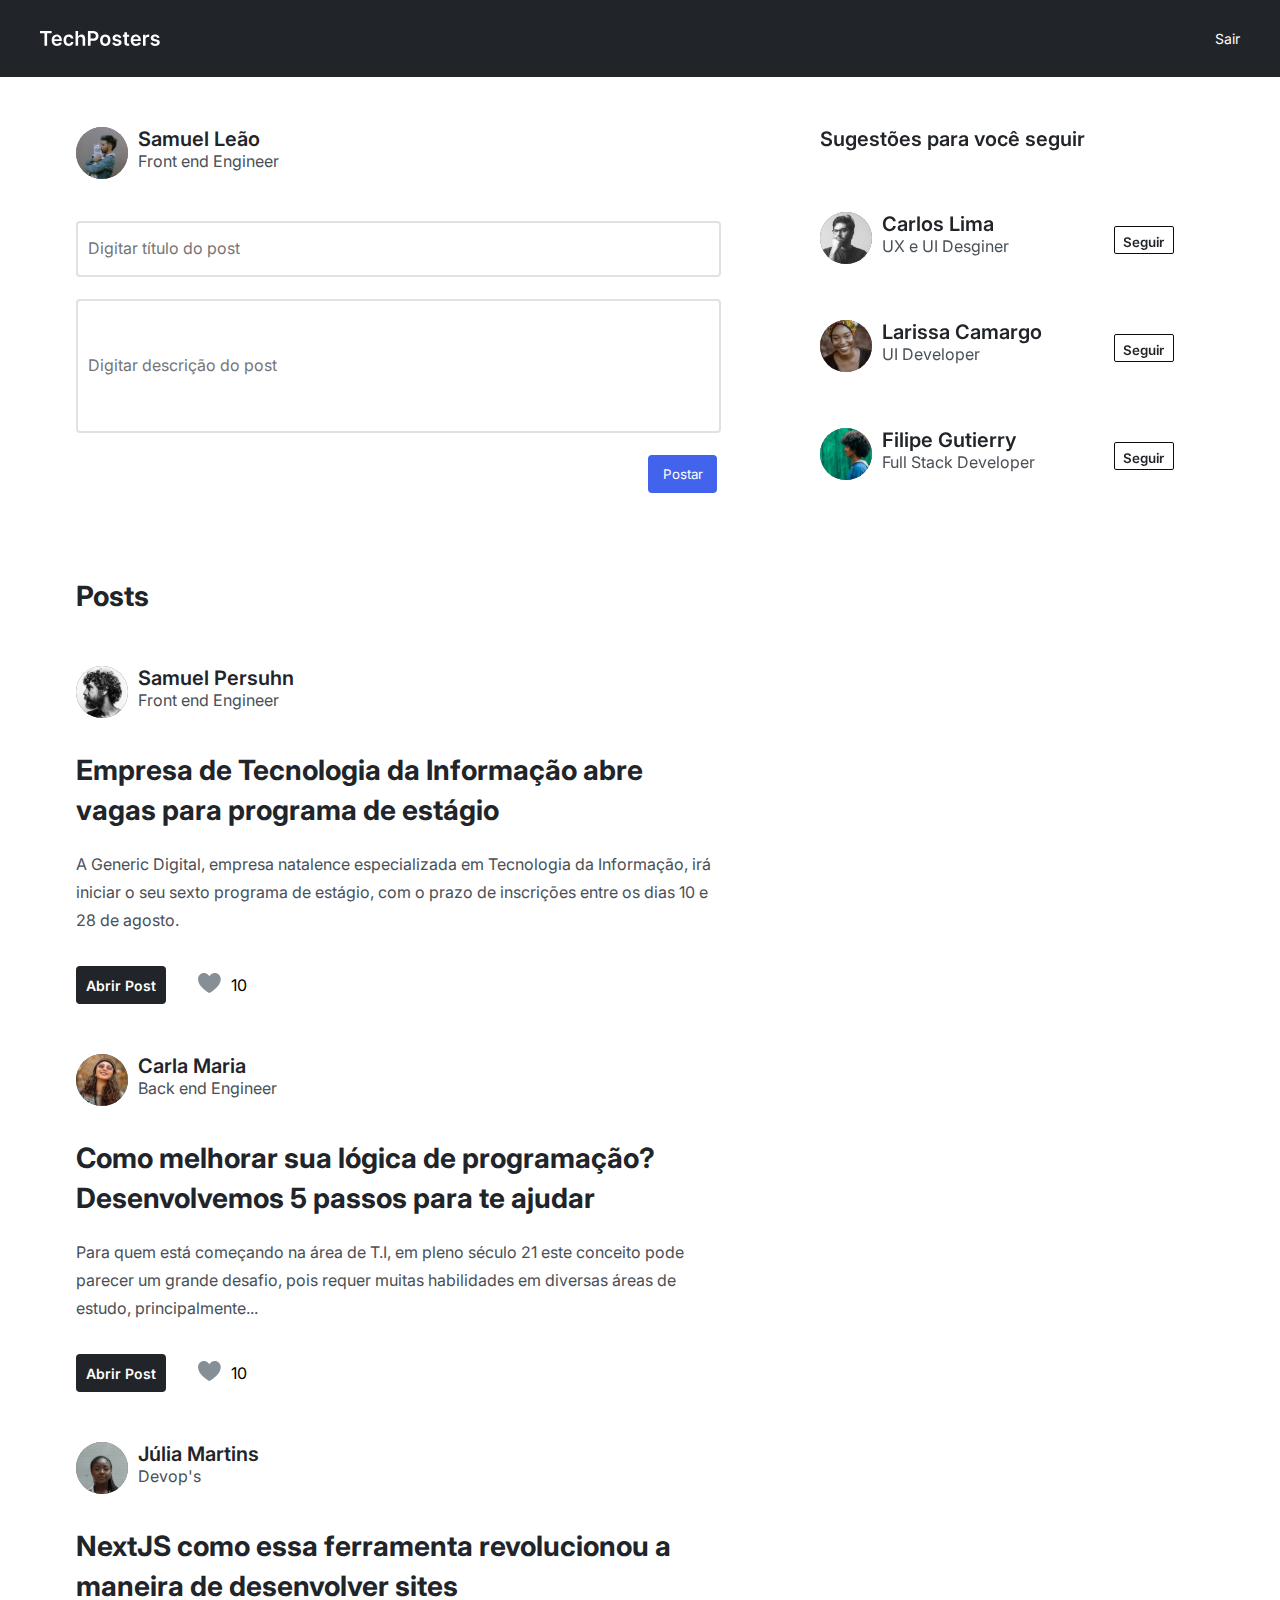
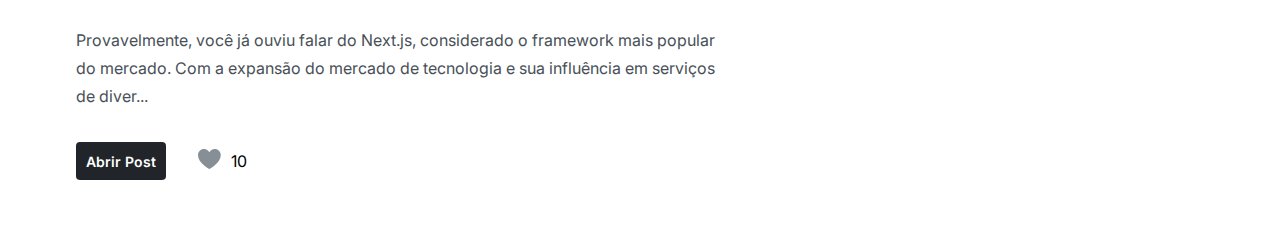
<file: index.html>
<!DOCTYPE html>
<html lang="pt-br">

<head>
  <meta charset="UTF-8" />
  <meta http-equiv="X-UA-Compatible" content="IE=edge" />
  <meta name="viewport" content="width=device-width, initial-scale=1.0" />

  <link rel="stylesheet" href="styles/globalStyles.css" />
  <link rel="stylesheet" href="styles/buttons.css">
  <link rel="stylesheet" href="styles/display.css">
  <link rel="stylesheet" href="styles/modal.css">
  <link rel="stylesheet" href="style.css" />
  <link rel="stylesheet" href="styles/profile.css">
  <link rel="stylesheet" href="styles/inputs.css">
  <link rel="stylesheet" href="styles/posts.css">
  <title>TechPosters - Home</title>
</head>

<body>
  <header>
    <div class="container-desktop  display-flex display-flex-row display-flex-justify">
      <img src="assets/img/logo.svg" alt="logo-site">
      <button class="button-logout">Sair</button>
    </div>
  </header>

  <div class="display-desktop flex-warp container-desktop display-flex-justify-desktop">

    <div class="container-post-section">
      <section class="post-creator container container-post-section">

        <div class="display-flex display-flex-row">
          <img class="img-profile" src="assets/img/user1.svg" alt="user1">
          <span class="profile info">
            <h3 class="profile-name">Samuel Leão</h3>
            <p class="profile-desc">Front end Engineer</p>
          </span>
        </div>

        <input class="input-post input-title-post" type="text" placeholder="Digitar título do post">
        <input class="input-post input-desc-post" type="text" placeholder="Digitar descrição do post">

        <div class="button-post-box">
          <button class="button-post">Postar</button>
        </div>
      </section>
    </div>

    <aside class="container profile-suggests-fixed">

      <h2 class="profile-suggests-title profile-suggests-box">Sugestões para você seguir</h2>

      <div class="display-flex display-flex-row profile-suggests profile-suggests-desktop">

        <div class="display-flex display-flex-column profile-suggests-item-desktop">

          <span class="display-flex display-flex-row profile-suggests-item">
            <img class="img-profile" src="assets/img/user3.svg" alt="user3">

            <span>
              <h3 class="profile-name">Carlos Lima</h3>
              <p class="profile-desc">UX e UI Desginer</p>
            </span>
          </span>
          <button class="button-follow">Seguir</button>
        </div>

        <div class="display-flex display-flex-column profile-suggests-item-desktop">

          <span class="display-flex display-flex-row profile-suggests-item">
            <img class="img-profile" src="assets/img/user6.svg" alt="user6">

            <span>
              <h3 class="profile-name">Larissa Camargo</h3>
              <p class="profile-desc">UI Developer</p>
            </span>

          </span>
          <button class="button-follow">Seguir</button>
        </div>

        <div class="display-flex display-flex-column profile-suggests-item-desktop">

          <span class="display-flex display-flex-row profile-suggests-item">
            <img class="img-profile" src="assets/img/user7.svg" alt="user7">

            <span>
              <h3 class="profile-name">Filipe Gutierry</h3>
              <p class="profile-desc">Full Stack Developer</p>
            </span>

          </span>

          <button class="button-follow">Seguir</button>
        </div>
      </div>
    </aside>

    <main class="container-post-section">

      <section class="container">

        <h2 class="title-posts title-section-posts">Posts</h2>

        <div class="add-posts">

        </div>
      </section>
    </main>
  </div>

  <script src="script/database.js"></script>
  <script src="script/posts.js"></script>

</body>

</html>
</file>
<file: styles/globalStyles.css>
@import url('https://fonts.googleapis.com/css2?family=Inter:wght@400;500;600;700&display=swap');
@import url('https://fonts.googleapis.com/css2?family=Nunito:wght@200&display=swap');

body, header, h1, button, main, section, div, img, h3, p, input, ul, li, h2, aside {
    margin: 0;
    padding: 0;
}

:root {
    --brand-1: #4263EB;
    --brand-2: #364FC7;

    --grey0: #0A0C0D;
    --grey1: #212529;
    --grey2: #495057;
    --grey3: #868E96;
    --grey4: #DEE2E6;
    --grey5: #F8F9FA;
    --gray-opacity: rgba(33, 37, 41, 0.5);
    --white: #FFFFFF;
    --red: #D7443E;

    --principal-font: 'Inter', sans-serif;
    --button-close-font: 'Nunito', sans-serif;

    --font-weight-700: 700;
    --font-weight-600: 600;
    --font-weight-400: 400;

    --font-size-1: 28px;
    --font-size-2: 20px;
    --font-size-3: 16px;
    --font-size-4: 14px;
    --font-size-5: 12px;

    --line-height-1: 40px;
    --line-height-2: 24px;
    --line-height-3: 28px;
    --line-height-4: 16px;

    --border-radius-1: 4px;
    --border-radius-2: 2px;
    --border-radius-3: 8px;
}
</file>
<file: styles/buttons.css>
.button-logout {
    border: 0;
    background-color: transparent;
    font-family: var(--principal-font);
    color: var(--white);
    font-weight: 400;
    font-size: var(--font-size-4); 
    cursor: pointer;  
}

.button-post {
    border: 0;
    background-color: var(--brand-1);
    color: var(--white);
    border-radius: var(--border-radius-1);
    font-family: var(--principal-font);
    width: 69px;
    height: 38px;
    cursor: pointer;
}

.button-post:hover {
    transition-duration: 0.2s;
    background-color: var(--brand-2);
}

.button-post:focus {
    transition-duration: 0.2s;
    background-color: var(--grey4);
    color: var(--grey3);
    border-radius: var
}

.button-post-box {
    display: flex;
    justify-content: flex-end;
}

.button-follow {
    width: 60px;
    height: 28px;
    margin-top: 14px;
    background-color: var(--white);
    font-family: var(--principal-font);
    font-weight: var(--font-weight-600);
    padding: 7px;
    color: var(--grey1);
    border: 1px solid var(--grey0);
    border-radius: var(--border-radius-2);
    cursor: pointer;
}

.button-follow:hover {
    transition-duration: 0.2s;
    background-color: var(--grey5);
    border: 1px solid var(--brand-1);
    color: var(--brand-1);
}

.button-follow:focus {
    transition-duration: 0.2s;
    background-color: var(--brand-1);
    color: var(--white);
}

.button-open-posts {
    font-family: var(--principal-font);
    font-weight: var(--font-weight-600);
    font-size: var(--font-size-4);
    border: 0;
    background-color: var(--grey1);
    color: var(--white);
    border-radius: var(--border-radius-1);
    padding: 10px;
    height: 38px;
    margin-right: 32px;
    cursor: pointer;
}

.button-open-posts:hover {
    transition-duration: 0.2s;
    background-color: var(--grey0);
}

.button-like {
    margin-right: 10px;
}

.button-like svg path:hover {
    transition-duration: 0.2s;
    fill: var(--red);
}

.button-close-modal {
    font-family: var(--button-close-font);
    font-size: var(--font-size-1);
    font-weight: var(--font-weight-700);
    color: var(--grey3);
    background-color: var(--grey5);
    width: 40px;
    height: 40px;
    border-radius: 100%;
    border: 0;
    cursor: pointer;
    position: absolute;
    top: 5px;
    left: 85%;
}

.button-close-modal:hover {
    transition-duration: 0.2s;
    color: var(--grey1);
}
</file>
<file: styles/display.css>
.display-flex {
    display: flex;
}

.display-flex-row {
    flex-direction: row;
}

.display-flex-column {
    flex-direction: column;
}

.display-flex-justify {
    justify-content: space-between;
}

.display-align-center {
    align-items: center;
}

@media(min-width: 900px) {

    .container-post-section {
        margin: 0;
        max-width: 713px;
        width: 60%;
    }

    .container-desktop {
        max-width: 1200px;
        margin: 0 auto;
    }

    .display-desktop {
        display: flex;
        flex-direction: row;
    }

    .display-flex-justify-desktop {
        justify-content: space-between;
    }

    .flex-warp {
        flex-wrap: wrap;
    }

    .profile-suggests-desktop {
        display: flex;
        flex-direction: column;
    }

    .profile-suggests-item-desktop {
        display: flex;
        flex-direction: row;
        margin-bottom: 3.5rem;
    }

    .profile-suggests-box {
        margin-top: 50px;
    }

    .section-desktop {
        margin: auto;
        max-width: 1200px;
    }

    .modal-post-desktop {
        width: 60%;
        margin: auto;
    }

    .profile-suggests-fixed {
        position: sticky;
        top: 77px;
        left: 0;
    }

    .modal-desktop {
        width: 53%;
        top: 20px;
        max-width: 700px;
    }

    .button-close-modal-desktop {
        top: 10px;
        left: 93%;
    }
}
</file>
<file: styles/modal.css>
.modal-post {
    background-color: var(--white);
    border-radius: var(--border-radius-3);
    padding: 24px 24px 10px 24px;
    position: relative;
    margin: auto;
    width: 80%;
    top: 10px;
}

.modal-post-title {
    margin-top: 32px;
    margin-bottom: 20px;
    line-height: var(--line-height-1);
}

.modal-post-paragraph {
    margin-bottom: 45px;
    line-height: var(--line-height-3);
}

.modal__bg {
    height: 100%;
    width: 100%;
    background-color: rgba(0, 0, 0, 0.5);
    position: fixed;
    top: 0;
    left: 0;
    overflow-y: scroll;
}
</file>
<file: style.css>
body {
    font-family: var(--principal-font);
}

.container {
    margin: auto;
    max-width: 90%;
}

header {
    background-color: var(--grey1);
    color: var(--white);
    padding: 30px; 
    position: sticky;
    top: 0;
    left: 0;
}
</file>
<file: styles/profile.css>
.img-profile {
    width: 52px;
    height: 52px;
    margin-right: 10px;
}

.profile-name {
    font-weight: var(--font-weight-600);
    font-size: var(--font-size-2);
    color: var(--grey1);
}

.profile-desc {
    font-weight: var(--font-weight-400);
    size: var(--font-size-4);
    color: var(--grey2);
}

.profile-suggests-title {
    font-weight: var(--font-weight-600);
    font-size: var(--font-size-2);
    color: var(--grey1);
    margin-bottom: 61px;
}

.profile-suggests {
    margin-bottom: 40px;
    overflow-x: auto;
}

.profile-suggests-item {
    width: 230px;
    margin-right: 4rem;
}
</file>
<file: styles/inputs.css>
.input-post {
    width: 100%; 
    border-radius: var(--border-radius-1);
    border: 2px solid var(--grey4);
}

.input-post:focus {
    outline-color: var(--brand-1);
}

.input-title-post {
    height: 52px;
    margin-top: 42px;
}

.input-desc-post {
    height: 130px;
    margin: 22px 0 22px 0;
}

.input-post::placeholder {
    font-family: var(--principal-font);
    font-weight: var(--font-weight-400);
    font-size: var(--font-size-3);
    padding: 10px;
}
</file>
<file: styles/posts.css>
.post-creator {
    margin-top: 50px;
    margin-bottom: 40px;
    width: 90%;
}

.posts-infos {
    margin-top: 32px;
    margin-bottom: 50px;
}

.title-posts {
    font-weight: var(--font-weight-700);
    font-size: var(--font-size-1);
    color: var(--grey1);
    line-height: var( --line-height-1);
}

.desc-posts {
    font-weight: var(--font-weight-400);
    font-size: var(--font-size-3);
    color: var(--grey2);
    margin-top: 20px;
    margin-bottom: 32px;
    line-height: var(--line-height-3);
}

.title-section-posts {
    margin-bottom: 50px;
}
</file>
